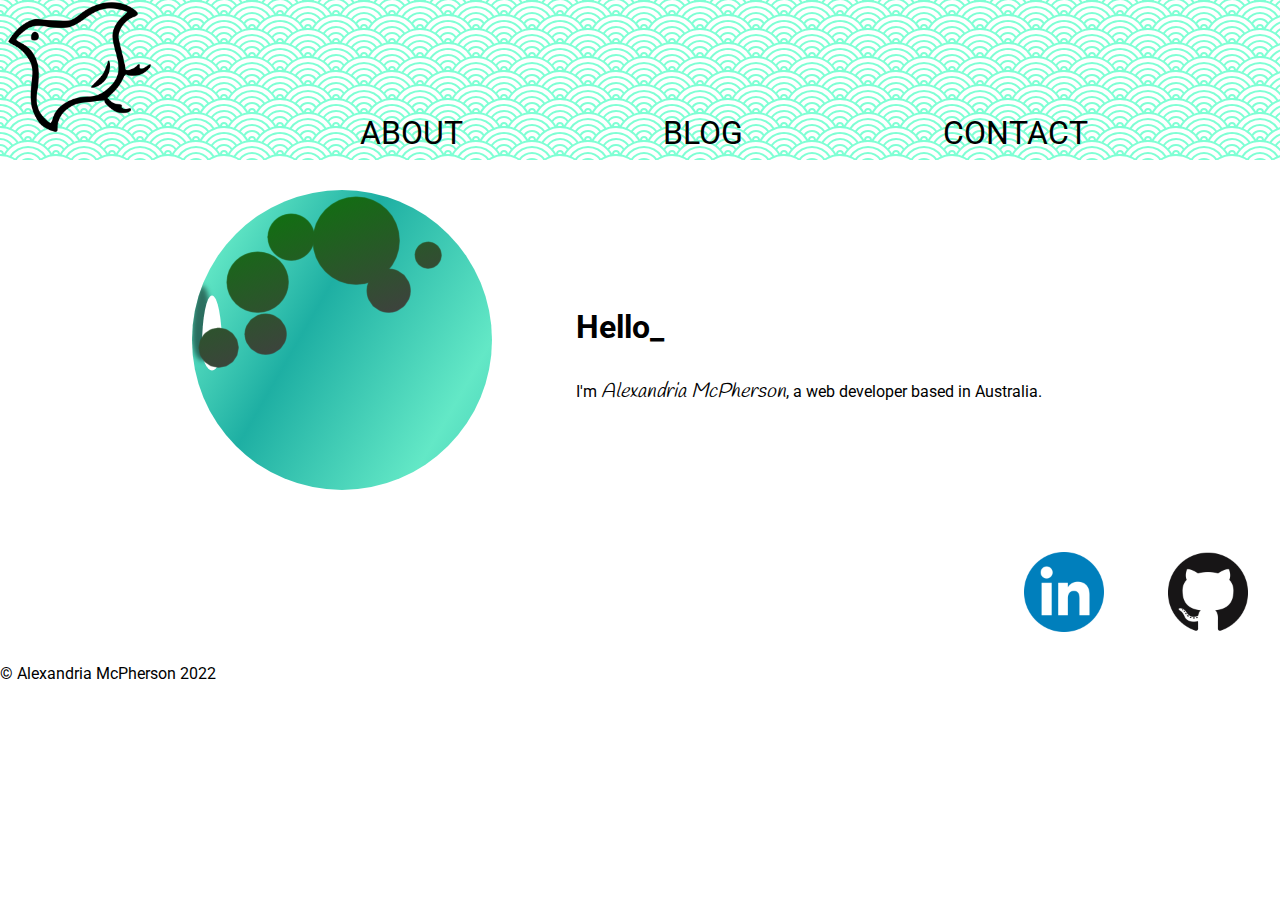
<file: index.html>
<!DOCTYPE html>
<html lang="en">
<head>
    <meta charset="UTF-8">
    <meta http-equiv="X-UA-Compatible" content="IE=edge">
    <meta name="viewport" content="width=device-width, initial-scale=1.0">
    <title>Alexandria McPherson's Portfolio</title>
    <link rel="stylesheet" href="style.css">
</head>
<body>
    <header>
        <nav>
            <ul>
                <li><a href="index.html"><img src="./images/logo.png" id="logo" /></a></li>
                <li><a href="about.html">ABOUT</a></li>
                <li><a href="blog.html">BLOG</a></li>
                <li><a href="contact.html">CONTACT</a></li>
            </ul>
        </nav>
    </header>
    <main id="home-main">
        <div class="entry-container">
            <!-- Graphical component #1 -->
            <div class="circle entry">
                <div class="lily"></div>
                <div class="fish-container">
                    <div class="fish">
                        <div class="fish-spot"></div>
                        <div class="fish-tail"></div>
                    </div>
                </div>
            </div>
        </div>
        <!-- Text Component #1 -->
        <div class="intro-container">
            <h1>Hello<span class="blink">_</span></h1>
            <p>I'm <span class="my-name">Alexandria McPherson</span>, a web developer based in Australia.</p>
        </div>
    </main>
    <footer>
        <!-- Graphical Component #2 -->
        <div class="social-container">
            <div class="circle social">
                <a href="https://www.linkedin.com/in/alexandria-mcpherson-29317888/">
                    <img src="./images/linkedin-logo.png" alt="LinkedIn logo">
                </a>
            </div>
            <div class="circle social">
                <a href="https://github.com/radiantbutterfly">
                    <img src="./images/github-logo.png" alt="GitHub logo">
                </a>
            </div>
        </div>
        <div class="copyright">
            &copy; Alexandria McPherson 2022
        </div>
    </footer>
</body>
</html>
</file>
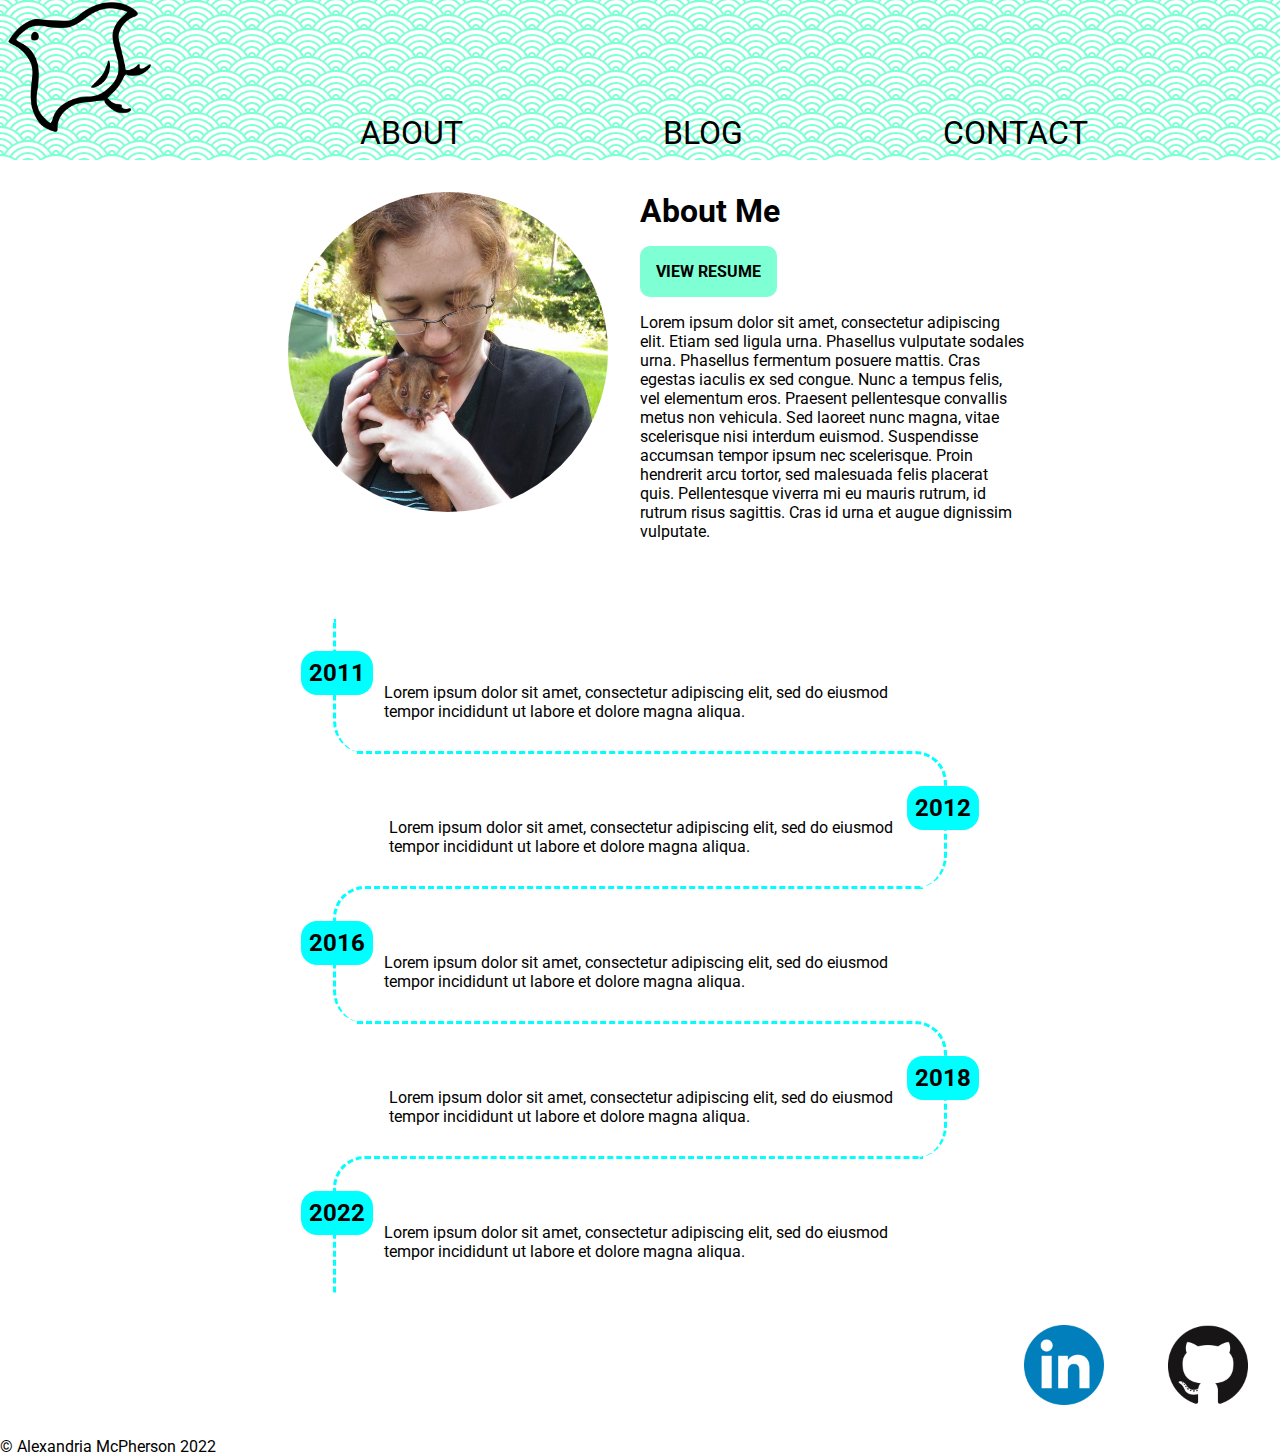
<file: about.html>
<!DOCTYPE html>
<html lang="en">
<head>
    <meta charset="UTF-8">
    <meta http-equiv="X-UA-Compatible" content="IE=edge">
    <meta name="viewport" content="width=device-width, initial-scale=1.0">
    <title>About Me</title>
    <link rel="stylesheet" href="style.css">
</head>
<body>
    <header>
        <nav>
            <ul>
                <li><a href="index.html"><img src="./images/logo.png" id="logo" /></a></li>
                <li><a href="about.html">ABOUT</a></li>
                <li><a href="blog.html">BLOG</a></li>
                <li><a href="contact.html">CONTACT</a></li>
            </ul>
        </nav>
    </header>
    <main id="about-main">
        <div class="about-container">
            <!-- Graphical Component #3 -->
            <div class="circle about-img">
                <img src="./images/me.jpg" alt="Photo of me">
            </div>
            <!-- Text Component #2 -->
            <h1>About Me</h1>
            <div class="button"><a href="./resume/resume.pdf">VIEW RESUME</a></div>
            <p>Lorem ipsum dolor sit amet, consectetur adipiscing elit. Etiam sed ligula urna. Phasellus vulputate sodales urna. Phasellus fermentum posuere mattis. Cras egestas iaculis ex sed congue. Nunc a tempus felis, vel elementum eros. Praesent pellentesque convallis metus non vehicula. Sed laoreet nunc magna, vitae scelerisque nisi interdum euismod. Suspendisse accumsan tempor ipsum nec scelerisque. Proin hendrerit arcu tortor, sed malesuada felis placerat quis. Pellentesque viverra mi eu mauris rutrum, id rutrum risus sagittis. Cras id urna et augue dignissim vulputate.</p>
            <!-- Graphical Component #4 -->
            <div class="timeline">
                <div class="timeline-event">
                    <h2 class="timeline-date">2011</h2>
                    <p class="timeline-text">Lorem ipsum dolor sit amet, consectetur adipiscing elit, sed do eiusmod tempor incididunt ut labore et dolore magna aliqua.</p>
                </div>
                <div class="timeline-event">
                    <h2 class="timeline-date">2012</h2>
                    <p class="timeline-text">Lorem ipsum dolor sit amet, consectetur adipiscing elit, sed do eiusmod tempor incididunt ut labore et dolore magna aliqua.</p>
                </div>
                <div class="timeline-event">
                    <h2 class="timeline-date">2016</h2>
                    <p class="timeline-text">Lorem ipsum dolor sit amet, consectetur adipiscing elit, sed do eiusmod tempor incididunt ut labore et dolore magna aliqua.</p>
                </div>
                <div class="timeline-event">
                    <h2 class="timeline-date">2018</h2>
                    <p class="timeline-text">Lorem ipsum dolor sit amet, consectetur adipiscing elit, sed do eiusmod tempor incididunt ut labore et dolore magna aliqua.</p>
                </div>
                <div class="timeline-event">
                    <h2 class="timeline-date">2022</h2>
                    <p class="timeline-text">Lorem ipsum dolor sit amet, consectetur adipiscing elit, sed do eiusmod tempor incididunt ut labore et dolore magna aliqua.</p>
                </div>
            </div>
        </div>
    </main>
    <footer>
        <div class="social-container">
            <div class="circle social">
                <a href="https://www.linkedin.com/in/alexandria-mcpherson-29317888/">
                    <img src="./images/linkedin-logo.png" alt="LinkedIn logo">
                </a>
            </div>
            <div class="circle social">
                <a href="https://github.com/radiantbutterfly">
                    <img src="./images/github-logo.png" alt="GitHub logo">
                </a>
            </div>
        </div>
        <div class="copyright">
            &copy; Alexandria McPherson 2022
        </div>
    </footer>
</body>
</html>
</file>
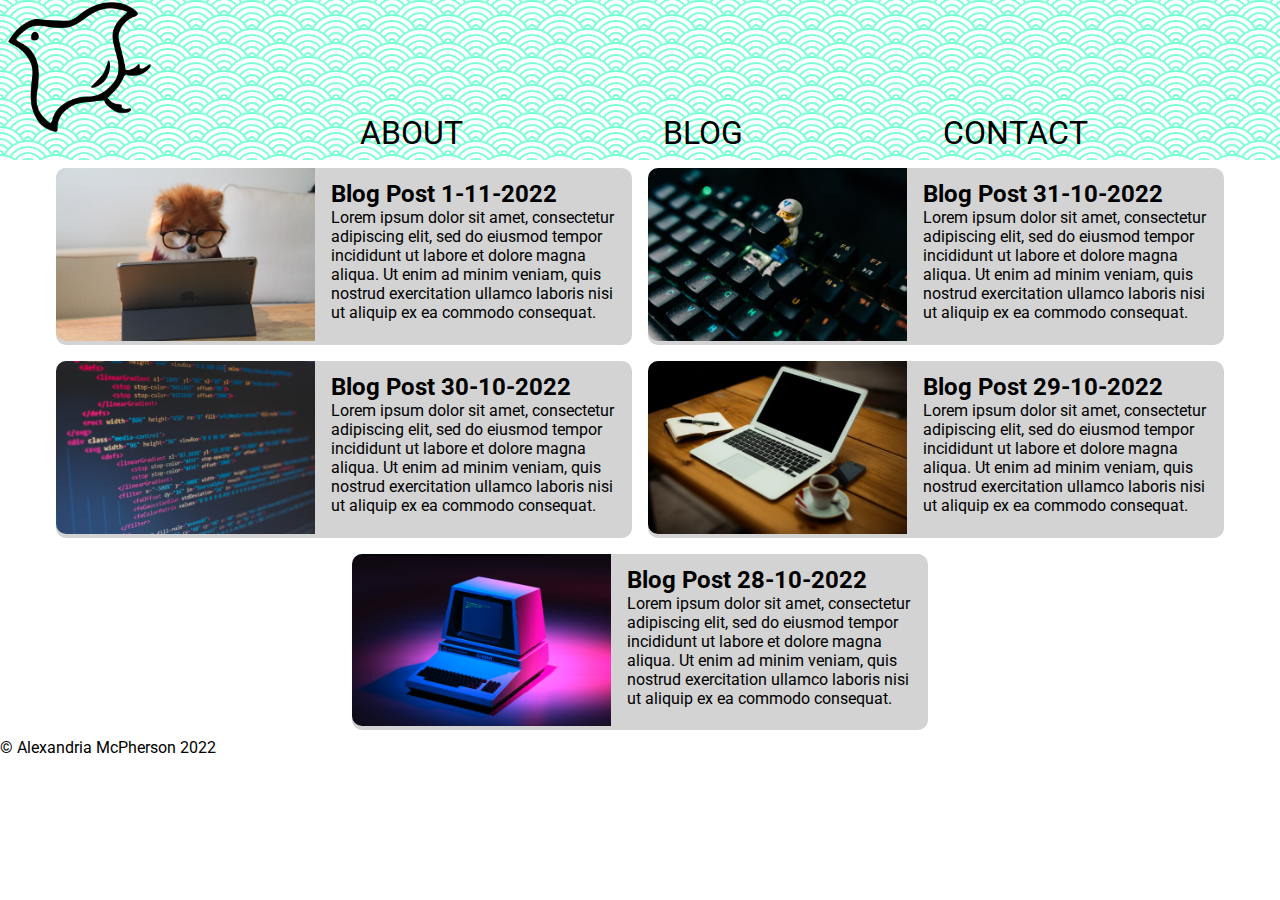
<file: blog.html>
<!DOCTYPE html>
<html lang="en">
<head>
    <meta charset="UTF-8">
    <meta http-equiv="X-UA-Compatible" content="IE=edge">
    <meta name="viewport" content="width=device-width, initial-scale=1.0">
    <title>Blog</title>
    <link rel="stylesheet" href="style.css">
</head>
<body>
    <header>
        <nav>
            <ul>
                <li><a href="index.html"><img src="./images/logo.png" id="logo" /></a></li>
                <li><a href="about.html">ABOUT</a></li>
                <li><a href="blog.html">BLOG</a></li>
                <li><a href="contact.html">CONTACT</a></li>
            </ul>
        </nav>
    </header>
    <main id="blog-main">
        <div class="blog-prev">
            <a href="./blog/blog5.html" class="blog-link"></a>
            <div class="blog-img-container">
                <img src="./blog/blog-images/dog.jpg" alt="Dog with laptop">
            </div>
            <!-- Text Component #3 -->
            <div class="blog-text-container">
                <h2><a href="./blog/blog5.html">Blog Post 1-11-2022</a></h2>
                <p>Lorem ipsum dolor sit amet, consectetur adipiscing elit, sed do eiusmod tempor incididunt ut labore et dolore magna aliqua. Ut enim ad minim veniam, quis nostrud exercitation ullamco laboris nisi ut aliquip ex ea commodo consequat.</p>
            </div>
        </div>
        <div class="blog-prev">
            <a href="./blog/blog4.html" class="blog-link"></a>
            <div class="blog-img-container">
                <img src="./blog/blog-images/lego.jpg" alt="Lego figure on computer keyboard">
            </div>
            <div class="blog-text-container">
                <h2><a href="./blog/blog4.html">Blog Post 31-10-2022</a></h2>
                <p>Lorem ipsum dolor sit amet, consectetur adipiscing elit, sed do eiusmod tempor incididunt ut labore et dolore magna aliqua. Ut enim ad minim veniam, quis nostrud exercitation ullamco laboris nisi ut aliquip ex ea commodo consequat.</p>
            </div>
        </div>        
        <div class="blog-prev">
            <a href="./blog/blog3.html" class="blog-link"></a>
            <div class="blog-img-container">
                <img src="./blog/blog-images/code.jpg" alt="Screen showing code">
            </div>
            <div class="blog-text-container">
                <h2><a href="./blog/blog3.html">Blog Post 30-10-2022</a></h2>
                <p>Lorem ipsum dolor sit amet, consectetur adipiscing elit, sed do eiusmod tempor incididunt ut labore et dolore magna aliqua. Ut enim ad minim veniam, quis nostrud exercitation ullamco laboris nisi ut aliquip ex ea commodo consequat.</p>
            </div>
        </div>       
         <div class="blog-prev">
            <a href="./blog/blog2.html" class="blog-link"></a>
            <div class="blog-img-container">
                <img src="./blog/blog-images/coffee.jpg" alt="Desk with laptop and coffee">
            </div>
            <div class="blog-text-container">
                <h2><a href="./blog/blog2.html">Blog Post 29-10-2022</a></h2>
                <p>Lorem ipsum dolor sit amet, consectetur adipiscing elit, sed do eiusmod tempor incididunt ut labore et dolore magna aliqua. Ut enim ad minim veniam, quis nostrud exercitation ullamco laboris nisi ut aliquip ex ea commodo consequat.</p>
            </div>
        </div>        
        <div class="blog-prev">
            <a href="./blog/blog1.html" class="blog-link"></a>
            <div class="blog-img-container">
                <img src="./blog/blog-images/computer.jpg" alt="Old-school computer">
            </div>
            <div class="blog-text-container">
                <h2><a href="./blog/blog1.html">Blog Post 28-10-2022</a></h2>
                <p>Lorem ipsum dolor sit amet, consectetur adipiscing elit, sed do eiusmod tempor incididunt ut labore et dolore magna aliqua. Ut enim ad minim veniam, quis nostrud exercitation ullamco laboris nisi ut aliquip ex ea commodo consequat.</p>
            </div>
        </div>
    </main>
    <footer>
        &copy; Alexandria McPherson 2022
    </footer>
</body>
</html>
</file>
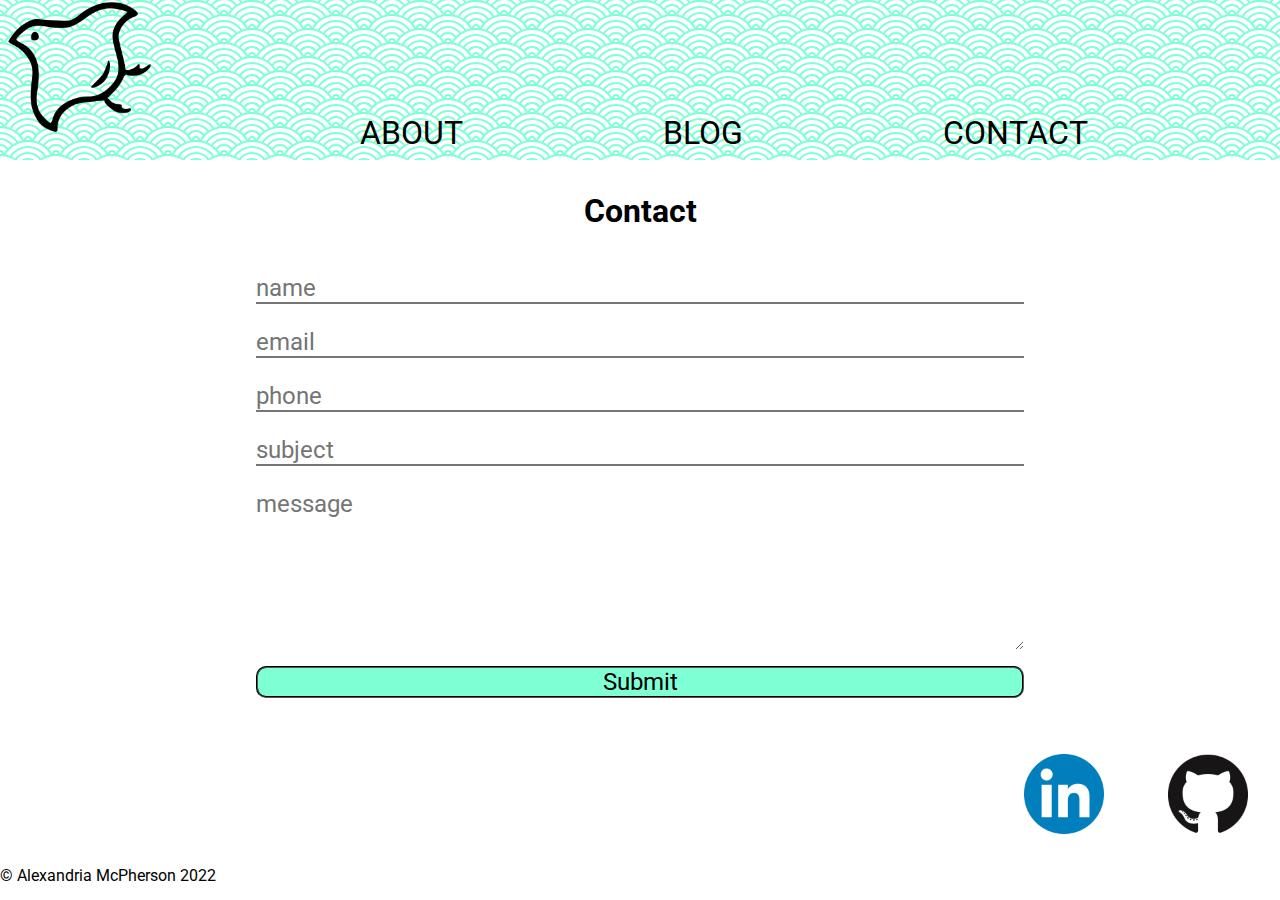
<file: contact.html>
<!DOCTYPE html>
<html lang="en">
<head>
    <meta charset="UTF-8">
    <meta http-equiv="X-UA-Compatible" content="IE=edge">
    <meta name="viewport" content="width=device-width, initial-scale=1.0">
    <title>Contact</title>
    <link rel="stylesheet" href="style.css">
</head>
<body>
    <header>
        <nav>
            <ul>
                <li><a href="index.html"><img src="./images/logo.png" id="logo" /></a></li>
                <li><a href="about.html">ABOUT</a></li>
                <li><a href="blog.html">BLOG</a></li>
                <li><a href="contact.html">CONTACT</a></li>
            </ul>
        </nav>
    </header>
    <main id="contact-main">
        <!-- Text Component #4 -->
        <h1>Contact</h1>
        <form action="/">
            <label for="name">Name: </label>
            <input type="text" name="name" id="name" placeholder="name">
            <label for="email">Email: </label>
            <input type="email" name="email" id="email" placeholder="email">
            <label for="phone">Phone: </label>
            <input type="tel" name="phone" id="phone" placeholder="phone">
            <label for="subject">Subject: </label>
            <input type="text" name="subject" id="subject" placeholder="subject">
            <label for="message">Message: </label>
            <textarea name="message" id="message" placeholder="message" cols="115" rows="10"></textarea>
            <input type="submit" value="Submit" id="submit">  
        </form>
    </main>
    <footer>
        <div class="social-container">
            <div class="circle social">
                <a href="https://www.linkedin.com/in/alexandria-mcpherson-29317888/">
                    <img src="./images/linkedin-logo.png" alt="LinkedIn logo">
                </a>
            </div>
            <div class="circle social">
                <a href="https://github.com/radiantbutterfly">
                    <img src="./images/github-logo.png" alt="GitHub logo">
                </a>
            </div>
        </div>
        <div class="copyright">
            &copy; Alexandria McPherson 2022
        </div>
    </footer>
</body>
</html>
</file>
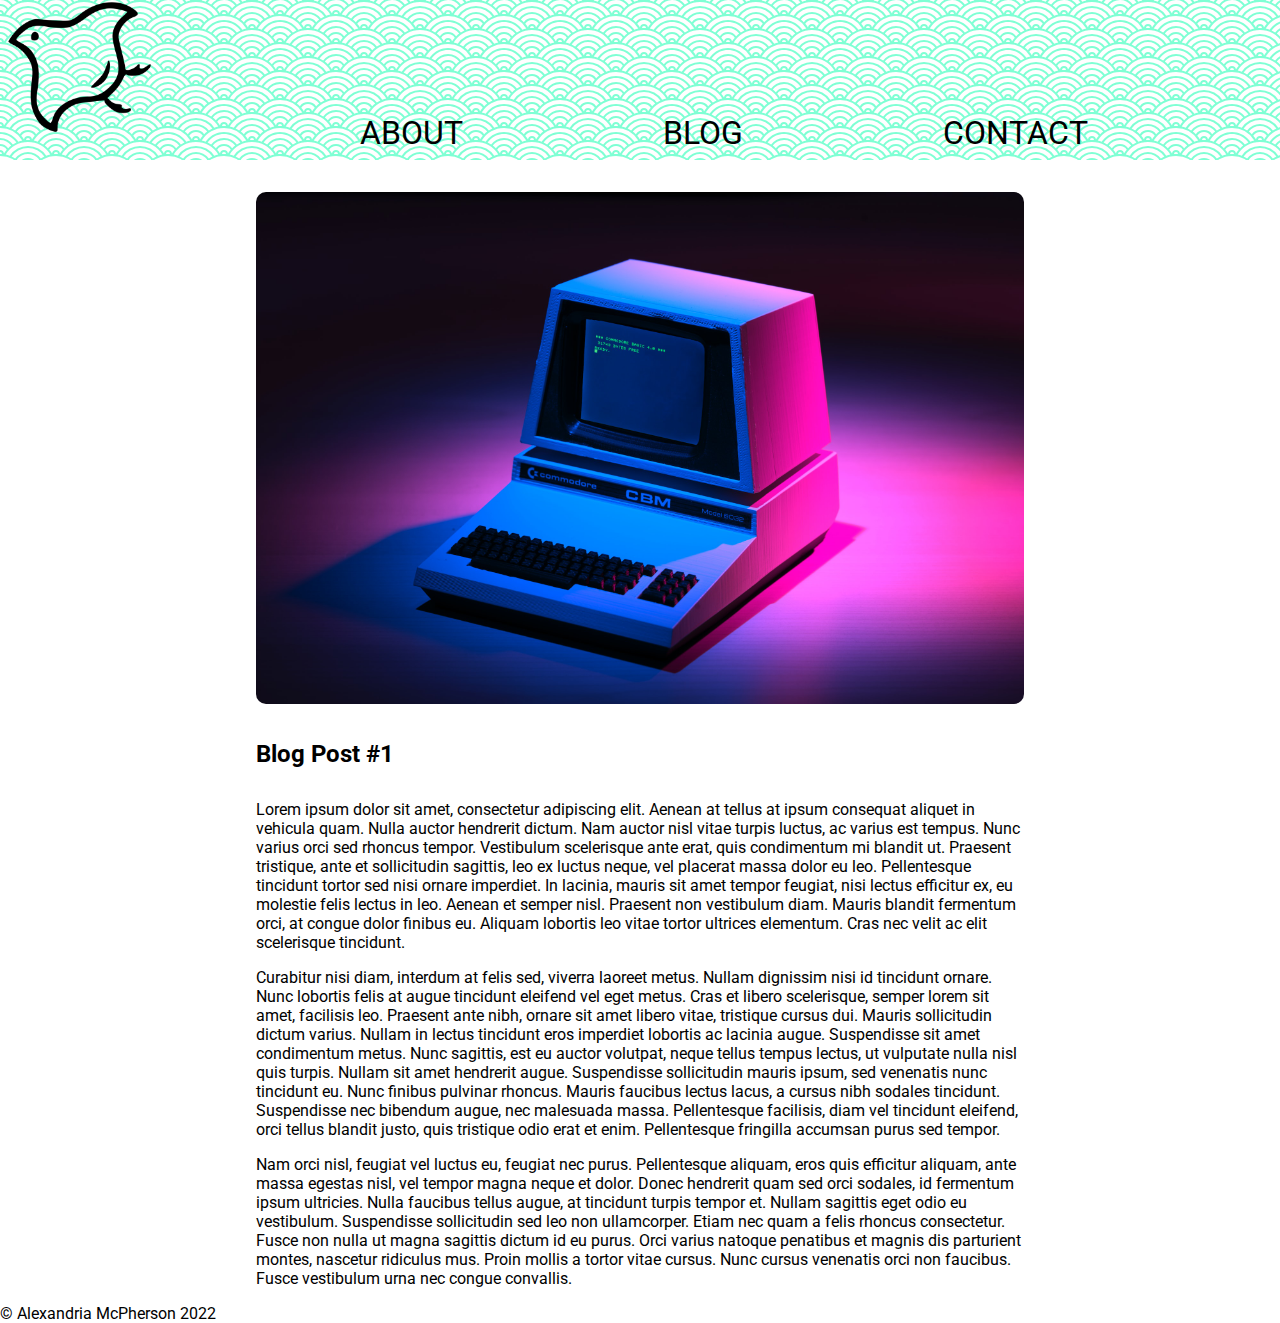
<file: blog/blog1.html>
<!DOCTYPE html>
<html lang="en">
<head>
    <meta charset="UTF-8">
    <meta http-equiv="X-UA-Compatible" content="IE=edge">
    <meta name="viewport" content="width=device-width, initial-scale=1.0">
    <title>Alexandria McPherson's Portfolio</title>
    <link rel="stylesheet" href="../style.css">
</head>
<body>
    <header>
        <nav>
            <ul>
                <li><a href="../index.html"><img src="../images/logo.png" id="logo" /></a></li>
                <li><a href="../about.html">ABOUT</a></li>
                <li><a href="../blog.html">BLOG</a></li>
                <li><a href="../contact.html">CONTACT</a></li>
            </ul>
        </nav>
    </header>
    <main id="blog-entry-main">
        <article class="blog-post">
            <img src="./blog-images/computer.jpg" alt="Old-school computer" class="blog-image">
            <h2>Blog Post #1</h2>
            <p>Lorem ipsum dolor sit amet, consectetur adipiscing elit. Aenean at tellus at ipsum consequat aliquet in vehicula quam. Nulla auctor hendrerit dictum. Nam auctor nisl vitae turpis luctus, ac varius est tempus. Nunc varius orci sed rhoncus tempor. Vestibulum scelerisque ante erat, quis condimentum mi blandit ut. Praesent tristique, ante et sollicitudin sagittis, leo ex luctus neque, vel placerat massa dolor eu leo. Pellentesque tincidunt tortor sed nisi ornare imperdiet. In lacinia, mauris sit amet tempor feugiat, nisi lectus efficitur ex, eu molestie felis lectus in leo. Aenean et semper nisl. Praesent non vestibulum diam. Mauris blandit fermentum orci, at congue dolor finibus eu. Aliquam lobortis leo vitae tortor ultrices elementum. Cras nec velit ac elit scelerisque tincidunt.</p>
            <p>Curabitur nisi diam, interdum at felis sed, viverra laoreet metus. Nullam dignissim nisi id tincidunt ornare. Nunc lobortis felis at augue tincidunt eleifend vel eget metus. Cras et libero scelerisque, semper lorem sit amet, facilisis leo. Praesent ante nibh, ornare sit amet libero vitae, tristique cursus dui. Mauris sollicitudin dictum varius. Nullam in lectus tincidunt eros imperdiet lobortis ac lacinia augue. Suspendisse sit amet condimentum metus. Nunc sagittis, est eu auctor volutpat, neque tellus tempus lectus, ut vulputate nulla nisl quis turpis. Nullam sit amet hendrerit augue. Suspendisse sollicitudin mauris ipsum, sed venenatis nunc tincidunt eu. Nunc finibus pulvinar rhoncus. Mauris faucibus lectus lacus, a cursus nibh sodales tincidunt. Suspendisse nec bibendum augue, nec malesuada massa. Pellentesque facilisis, diam vel tincidunt eleifend, orci tellus blandit justo, quis tristique odio erat et enim. Pellentesque fringilla accumsan purus sed tempor.</p>
            <p>Nam orci nisl, feugiat vel luctus eu, feugiat nec purus. Pellentesque aliquam, eros quis efficitur aliquam, ante massa egestas nisl, vel tempor magna neque et dolor. Donec hendrerit quam sed orci sodales, id fermentum ipsum ultricies. Nulla faucibus tellus augue, at tincidunt turpis tempor et. Nullam sagittis eget odio eu vestibulum. Suspendisse sollicitudin sed leo non ullamcorper. Etiam nec quam a felis rhoncus consectetur. Fusce non nulla ut magna sagittis dictum id eu purus. Orci varius natoque penatibus et magnis dis parturient montes, nascetur ridiculus mus. Proin mollis a tortor vitae cursus. Nunc cursus venenatis orci non faucibus. Fusce vestibulum urna nec congue convallis.</p>
        </article>
    </main>
    <footer>
        &copy; Alexandria McPherson 2022
    </footer>
</body>
</html>
</file>
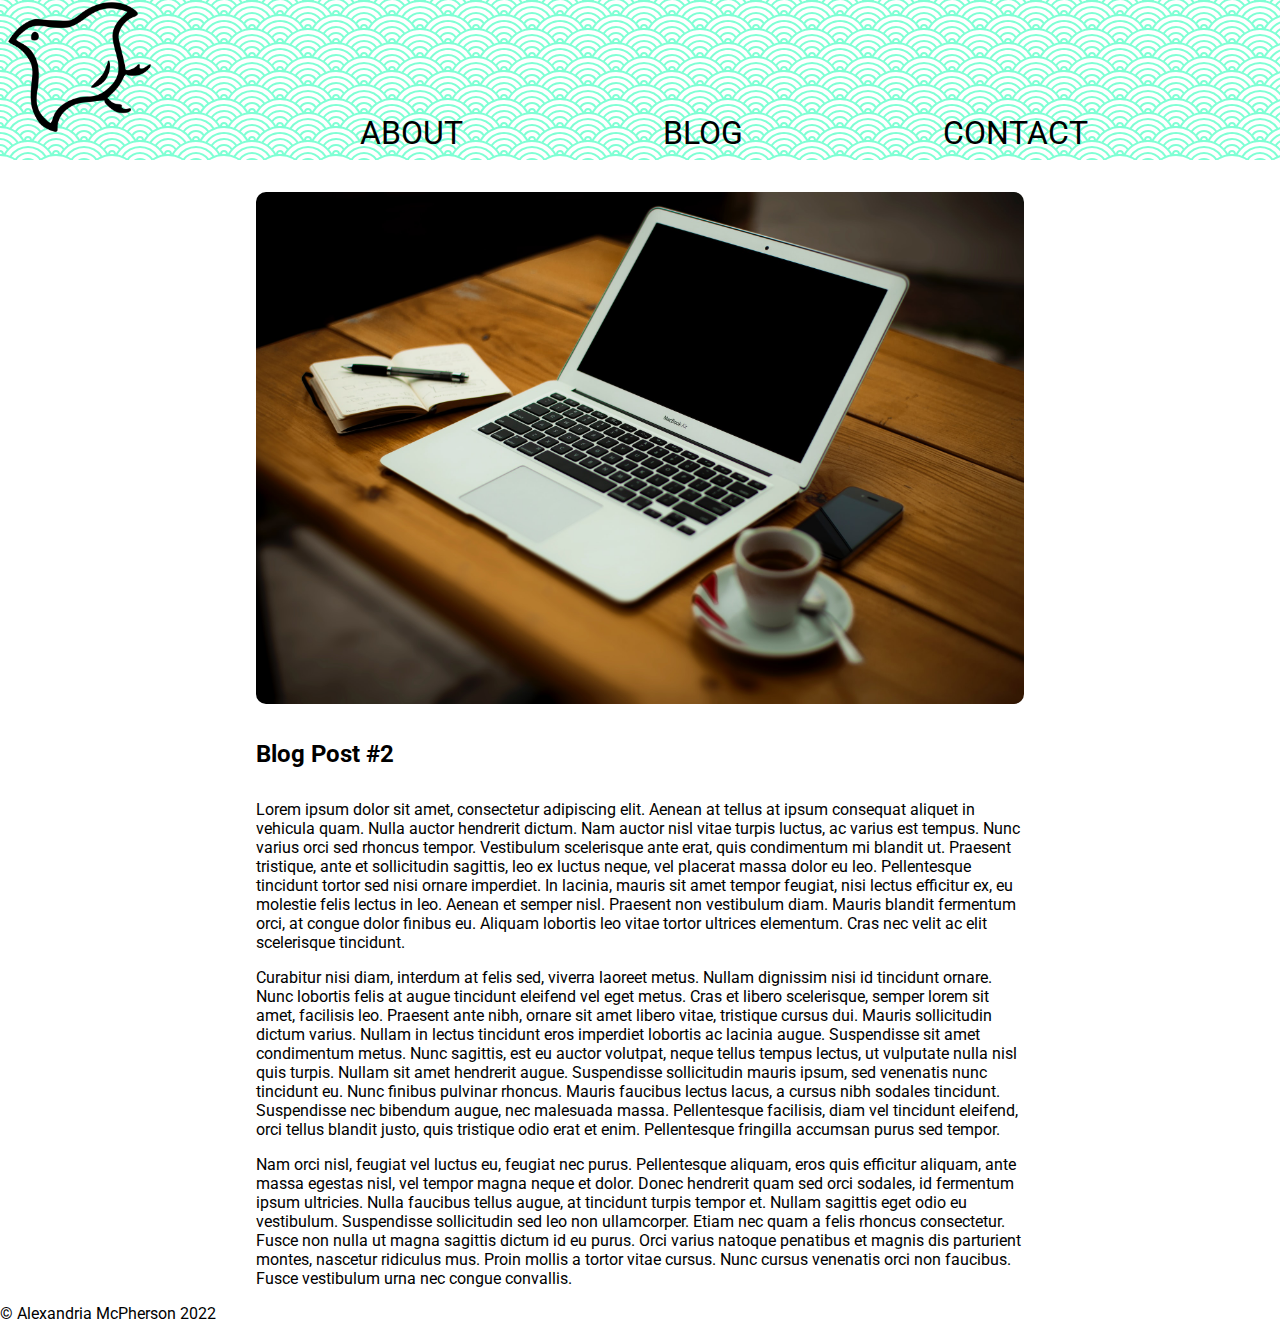
<file: blog/blog2.html>
<!DOCTYPE html>
<html lang="en">
<head>
    <meta charset="UTF-8">
    <meta http-equiv="X-UA-Compatible" content="IE=edge">
    <meta name="viewport" content="width=device-width, initial-scale=1.0">
    <title>Alexandria McPherson's Portfolio</title>
    <link rel="stylesheet" href="../style.css">
</head>
<body>
    <header>
        <nav>
            <ul>
                <li><a href="../index.html"><img src="../images/logo.png" id="logo" /></a></li>
                <li><a href="../about.html">ABOUT</a></li>
                <li><a href="../blog.html">BLOG</a></li>
                <li><a href="../contact.html">CONTACT</a></li>
            </ul>
        </nav>
    </header>
    <main id="blog-entry-main">
        <article class="blog-post">
            <img src="./blog-images/coffee.jpg" alt="Desk with laptop and coffee" class="blog-image">
            <h2>Blog Post #2</h2>
            <p>Lorem ipsum dolor sit amet, consectetur adipiscing elit. Aenean at tellus at ipsum consequat aliquet in vehicula quam. Nulla auctor hendrerit dictum. Nam auctor nisl vitae turpis luctus, ac varius est tempus. Nunc varius orci sed rhoncus tempor. Vestibulum scelerisque ante erat, quis condimentum mi blandit ut. Praesent tristique, ante et sollicitudin sagittis, leo ex luctus neque, vel placerat massa dolor eu leo. Pellentesque tincidunt tortor sed nisi ornare imperdiet. In lacinia, mauris sit amet tempor feugiat, nisi lectus efficitur ex, eu molestie felis lectus in leo. Aenean et semper nisl. Praesent non vestibulum diam. Mauris blandit fermentum orci, at congue dolor finibus eu. Aliquam lobortis leo vitae tortor ultrices elementum. Cras nec velit ac elit scelerisque tincidunt.</p>
            <p>Curabitur nisi diam, interdum at felis sed, viverra laoreet metus. Nullam dignissim nisi id tincidunt ornare. Nunc lobortis felis at augue tincidunt eleifend vel eget metus. Cras et libero scelerisque, semper lorem sit amet, facilisis leo. Praesent ante nibh, ornare sit amet libero vitae, tristique cursus dui. Mauris sollicitudin dictum varius. Nullam in lectus tincidunt eros imperdiet lobortis ac lacinia augue. Suspendisse sit amet condimentum metus. Nunc sagittis, est eu auctor volutpat, neque tellus tempus lectus, ut vulputate nulla nisl quis turpis. Nullam sit amet hendrerit augue. Suspendisse sollicitudin mauris ipsum, sed venenatis nunc tincidunt eu. Nunc finibus pulvinar rhoncus. Mauris faucibus lectus lacus, a cursus nibh sodales tincidunt. Suspendisse nec bibendum augue, nec malesuada massa. Pellentesque facilisis, diam vel tincidunt eleifend, orci tellus blandit justo, quis tristique odio erat et enim. Pellentesque fringilla accumsan purus sed tempor.</p>
            <p>Nam orci nisl, feugiat vel luctus eu, feugiat nec purus. Pellentesque aliquam, eros quis efficitur aliquam, ante massa egestas nisl, vel tempor magna neque et dolor. Donec hendrerit quam sed orci sodales, id fermentum ipsum ultricies. Nulla faucibus tellus augue, at tincidunt turpis tempor et. Nullam sagittis eget odio eu vestibulum. Suspendisse sollicitudin sed leo non ullamcorper. Etiam nec quam a felis rhoncus consectetur. Fusce non nulla ut magna sagittis dictum id eu purus. Orci varius natoque penatibus et magnis dis parturient montes, nascetur ridiculus mus. Proin mollis a tortor vitae cursus. Nunc cursus venenatis orci non faucibus. Fusce vestibulum urna nec congue convallis.</p>
        </article>
    </main>
    <footer>
        &copy; Alexandria McPherson 2022
    </footer>
</body>
</html>
</file>
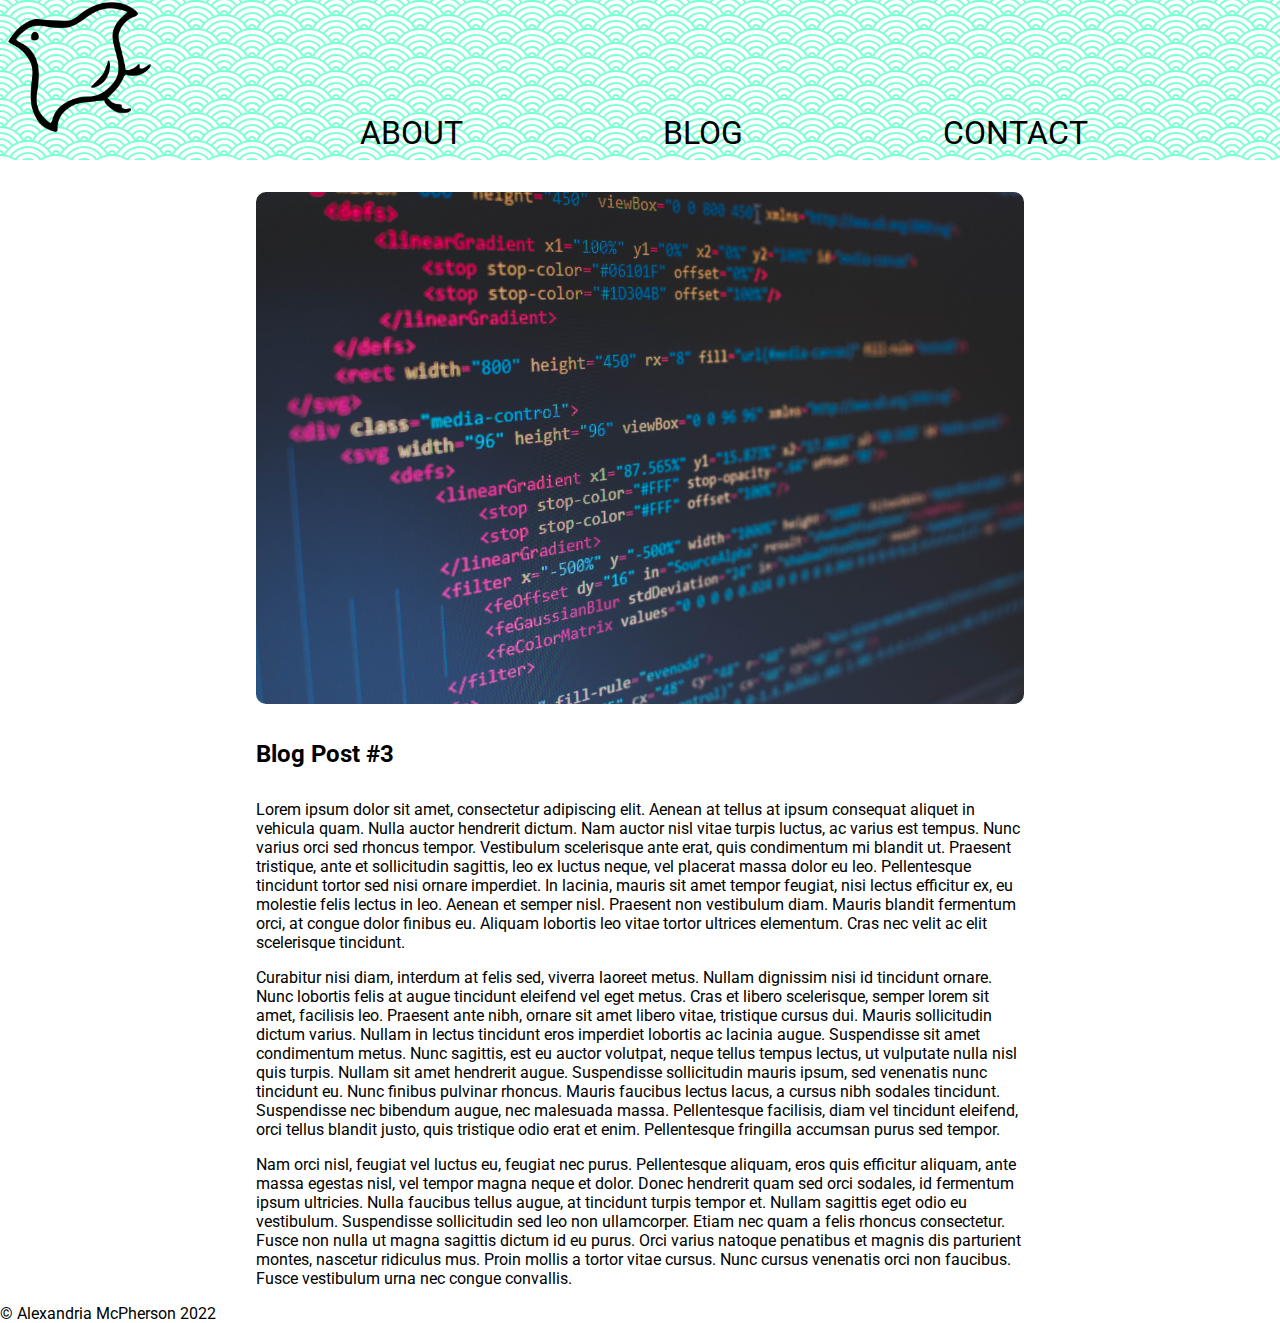
<file: blog/blog3.html>
<!DOCTYPE html>
<html lang="en">
<head>
    <meta charset="UTF-8">
    <meta http-equiv="X-UA-Compatible" content="IE=edge">
    <meta name="viewport" content="width=device-width, initial-scale=1.0">
    <title>Alexandria McPherson's Portfolio</title>
    <link rel="stylesheet" href="../style.css">
</head>
<body>
    <header>
        <nav>
            <ul>
                <li><a href="../index.html"><img src="../images/logo.png" id="logo" /></a></li>
                <li><a href="../about.html">ABOUT</a></li>
                <li><a href="../blog.html">BLOG</a></li>
                <li><a href="../contact.html">CONTACT</a></li>
            </ul>
        </nav>
    </header>
    <main id="blog-entry-main">
        <article class="blog-post">
            <img src="./blog-images/code.jpg" alt="Screen showing code" class="blog-image">
            <h2>Blog Post #3</h2>
            <p>Lorem ipsum dolor sit amet, consectetur adipiscing elit. Aenean at tellus at ipsum consequat aliquet in vehicula quam. Nulla auctor hendrerit dictum. Nam auctor nisl vitae turpis luctus, ac varius est tempus. Nunc varius orci sed rhoncus tempor. Vestibulum scelerisque ante erat, quis condimentum mi blandit ut. Praesent tristique, ante et sollicitudin sagittis, leo ex luctus neque, vel placerat massa dolor eu leo. Pellentesque tincidunt tortor sed nisi ornare imperdiet. In lacinia, mauris sit amet tempor feugiat, nisi lectus efficitur ex, eu molestie felis lectus in leo. Aenean et semper nisl. Praesent non vestibulum diam. Mauris blandit fermentum orci, at congue dolor finibus eu. Aliquam lobortis leo vitae tortor ultrices elementum. Cras nec velit ac elit scelerisque tincidunt.</p>
            <p>Curabitur nisi diam, interdum at felis sed, viverra laoreet metus. Nullam dignissim nisi id tincidunt ornare. Nunc lobortis felis at augue tincidunt eleifend vel eget metus. Cras et libero scelerisque, semper lorem sit amet, facilisis leo. Praesent ante nibh, ornare sit amet libero vitae, tristique cursus dui. Mauris sollicitudin dictum varius. Nullam in lectus tincidunt eros imperdiet lobortis ac lacinia augue. Suspendisse sit amet condimentum metus. Nunc sagittis, est eu auctor volutpat, neque tellus tempus lectus, ut vulputate nulla nisl quis turpis. Nullam sit amet hendrerit augue. Suspendisse sollicitudin mauris ipsum, sed venenatis nunc tincidunt eu. Nunc finibus pulvinar rhoncus. Mauris faucibus lectus lacus, a cursus nibh sodales tincidunt. Suspendisse nec bibendum augue, nec malesuada massa. Pellentesque facilisis, diam vel tincidunt eleifend, orci tellus blandit justo, quis tristique odio erat et enim. Pellentesque fringilla accumsan purus sed tempor.</p>
            <p>Nam orci nisl, feugiat vel luctus eu, feugiat nec purus. Pellentesque aliquam, eros quis efficitur aliquam, ante massa egestas nisl, vel tempor magna neque et dolor. Donec hendrerit quam sed orci sodales, id fermentum ipsum ultricies. Nulla faucibus tellus augue, at tincidunt turpis tempor et. Nullam sagittis eget odio eu vestibulum. Suspendisse sollicitudin sed leo non ullamcorper. Etiam nec quam a felis rhoncus consectetur. Fusce non nulla ut magna sagittis dictum id eu purus. Orci varius natoque penatibus et magnis dis parturient montes, nascetur ridiculus mus. Proin mollis a tortor vitae cursus. Nunc cursus venenatis orci non faucibus. Fusce vestibulum urna nec congue convallis.</p>
        </article>
    </main>
    <footer>
        &copy; Alexandria McPherson 2022
    </footer>
</body>
</html>
</file>
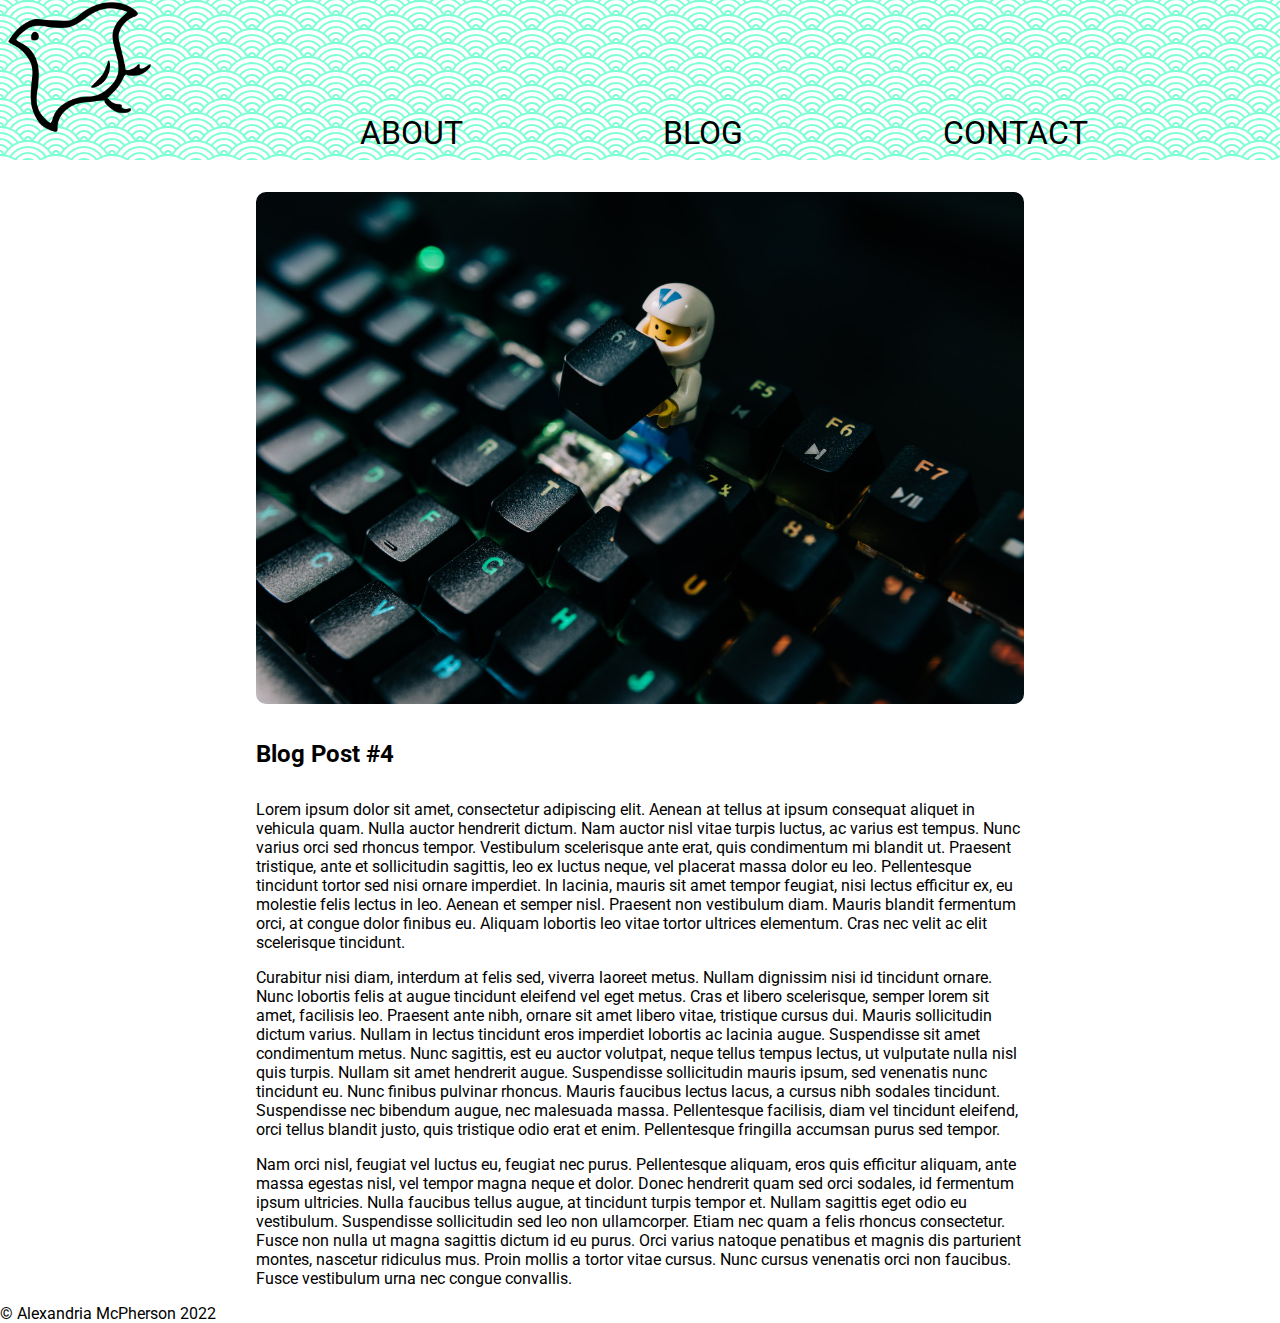
<file: blog/blog4.html>
<!DOCTYPE html>
<html lang="en">
<head>
    <meta charset="UTF-8">
    <meta http-equiv="X-UA-Compatible" content="IE=edge">
    <meta name="viewport" content="width=device-width, initial-scale=1.0">
    <title>Alexandria McPherson's Portfolio</title>
    <link rel="stylesheet" href="../style.css">
</head>
<body>
    <header>
        <nav>
            <ul>
                <li><a href="../index.html"><img src="../images/logo.png" id="logo" /></a></li>
                <li><a href="../about.html">ABOUT</a></li>
                <li><a href="../blog.html">BLOG</a></li>
                <li><a href="../contact.html">CONTACT</a></li>
            </ul>
        </nav>
    </header>
    <main id="blog-entry-main">
        <article class="blog-post">
            <img src="./blog-images/lego.jpg" alt="Lego figure on computer keyboard" class="blog-image">
            <h2>Blog Post #4</h2>
            <p>Lorem ipsum dolor sit amet, consectetur adipiscing elit. Aenean at tellus at ipsum consequat aliquet in vehicula quam. Nulla auctor hendrerit dictum. Nam auctor nisl vitae turpis luctus, ac varius est tempus. Nunc varius orci sed rhoncus tempor. Vestibulum scelerisque ante erat, quis condimentum mi blandit ut. Praesent tristique, ante et sollicitudin sagittis, leo ex luctus neque, vel placerat massa dolor eu leo. Pellentesque tincidunt tortor sed nisi ornare imperdiet. In lacinia, mauris sit amet tempor feugiat, nisi lectus efficitur ex, eu molestie felis lectus in leo. Aenean et semper nisl. Praesent non vestibulum diam. Mauris blandit fermentum orci, at congue dolor finibus eu. Aliquam lobortis leo vitae tortor ultrices elementum. Cras nec velit ac elit scelerisque tincidunt.</p>
            <p>Curabitur nisi diam, interdum at felis sed, viverra laoreet metus. Nullam dignissim nisi id tincidunt ornare. Nunc lobortis felis at augue tincidunt eleifend vel eget metus. Cras et libero scelerisque, semper lorem sit amet, facilisis leo. Praesent ante nibh, ornare sit amet libero vitae, tristique cursus dui. Mauris sollicitudin dictum varius. Nullam in lectus tincidunt eros imperdiet lobortis ac lacinia augue. Suspendisse sit amet condimentum metus. Nunc sagittis, est eu auctor volutpat, neque tellus tempus lectus, ut vulputate nulla nisl quis turpis. Nullam sit amet hendrerit augue. Suspendisse sollicitudin mauris ipsum, sed venenatis nunc tincidunt eu. Nunc finibus pulvinar rhoncus. Mauris faucibus lectus lacus, a cursus nibh sodales tincidunt. Suspendisse nec bibendum augue, nec malesuada massa. Pellentesque facilisis, diam vel tincidunt eleifend, orci tellus blandit justo, quis tristique odio erat et enim. Pellentesque fringilla accumsan purus sed tempor.</p>
            <p>Nam orci nisl, feugiat vel luctus eu, feugiat nec purus. Pellentesque aliquam, eros quis efficitur aliquam, ante massa egestas nisl, vel tempor magna neque et dolor. Donec hendrerit quam sed orci sodales, id fermentum ipsum ultricies. Nulla faucibus tellus augue, at tincidunt turpis tempor et. Nullam sagittis eget odio eu vestibulum. Suspendisse sollicitudin sed leo non ullamcorper. Etiam nec quam a felis rhoncus consectetur. Fusce non nulla ut magna sagittis dictum id eu purus. Orci varius natoque penatibus et magnis dis parturient montes, nascetur ridiculus mus. Proin mollis a tortor vitae cursus. Nunc cursus venenatis orci non faucibus. Fusce vestibulum urna nec congue convallis.</p>
        </article>
    </main>
    <footer>
        &copy; Alexandria McPherson 2022
    </footer>
</body>
</html>
</file>
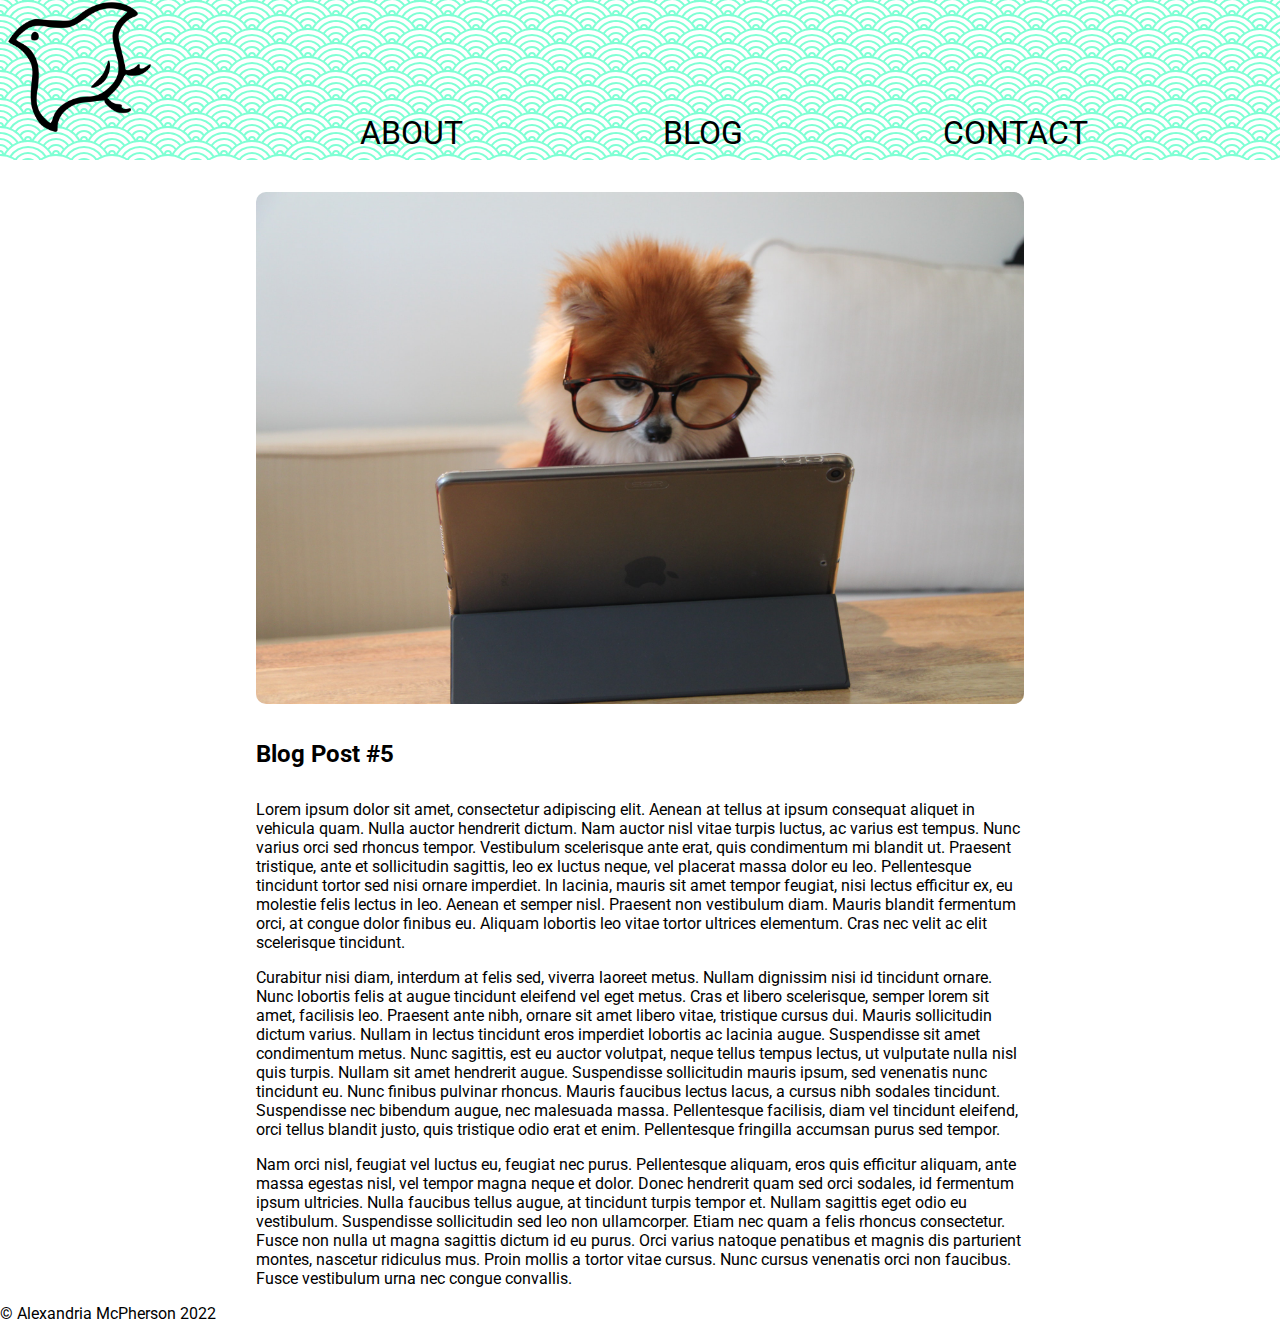
<file: blog/blog5.html>
<!DOCTYPE html>
<html lang="en">
<head>
    <meta charset="UTF-8">
    <meta http-equiv="X-UA-Compatible" content="IE=edge">
    <meta name="viewport" content="width=device-width, initial-scale=1.0">
    <title>Alexandria McPherson's Portfolio</title>
    <link rel="stylesheet" href="../style.css">
</head>
<body>
    <header>
        <nav>
            <ul>
                <li><a href="../index.html"><img src="../images/logo.png" id="logo" /></a></li>
                <li><a href="../about.html">ABOUT</a></li>
                <li><a href="../blog.html">BLOG</a></li>
                <li><a href="../contact.html">CONTACT</a></li>
            </ul>
        </nav>
    </header>
    <main id="blog-entry-main">
        <article class="blog-post">
            <img src="./blog-images/dog.jpg" alt="Dog with laptop" class="blog-image">
            <h2>Blog Post #5</h2>
            <p>Lorem ipsum dolor sit amet, consectetur adipiscing elit. Aenean at tellus at ipsum consequat aliquet in vehicula quam. Nulla auctor hendrerit dictum. Nam auctor nisl vitae turpis luctus, ac varius est tempus. Nunc varius orci sed rhoncus tempor. Vestibulum scelerisque ante erat, quis condimentum mi blandit ut. Praesent tristique, ante et sollicitudin sagittis, leo ex luctus neque, vel placerat massa dolor eu leo. Pellentesque tincidunt tortor sed nisi ornare imperdiet. In lacinia, mauris sit amet tempor feugiat, nisi lectus efficitur ex, eu molestie felis lectus in leo. Aenean et semper nisl. Praesent non vestibulum diam. Mauris blandit fermentum orci, at congue dolor finibus eu. Aliquam lobortis leo vitae tortor ultrices elementum. Cras nec velit ac elit scelerisque tincidunt.</p>
            <p>Curabitur nisi diam, interdum at felis sed, viverra laoreet metus. Nullam dignissim nisi id tincidunt ornare. Nunc lobortis felis at augue tincidunt eleifend vel eget metus. Cras et libero scelerisque, semper lorem sit amet, facilisis leo. Praesent ante nibh, ornare sit amet libero vitae, tristique cursus dui. Mauris sollicitudin dictum varius. Nullam in lectus tincidunt eros imperdiet lobortis ac lacinia augue. Suspendisse sit amet condimentum metus. Nunc sagittis, est eu auctor volutpat, neque tellus tempus lectus, ut vulputate nulla nisl quis turpis. Nullam sit amet hendrerit augue. Suspendisse sollicitudin mauris ipsum, sed venenatis nunc tincidunt eu. Nunc finibus pulvinar rhoncus. Mauris faucibus lectus lacus, a cursus nibh sodales tincidunt. Suspendisse nec bibendum augue, nec malesuada massa. Pellentesque facilisis, diam vel tincidunt eleifend, orci tellus blandit justo, quis tristique odio erat et enim. Pellentesque fringilla accumsan purus sed tempor.</p>
            <p>Nam orci nisl, feugiat vel luctus eu, feugiat nec purus. Pellentesque aliquam, eros quis efficitur aliquam, ante massa egestas nisl, vel tempor magna neque et dolor. Donec hendrerit quam sed orci sodales, id fermentum ipsum ultricies. Nulla faucibus tellus augue, at tincidunt turpis tempor et. Nullam sagittis eget odio eu vestibulum. Suspendisse sollicitudin sed leo non ullamcorper. Etiam nec quam a felis rhoncus consectetur. Fusce non nulla ut magna sagittis dictum id eu purus. Orci varius natoque penatibus et magnis dis parturient montes, nascetur ridiculus mus. Proin mollis a tortor vitae cursus. Nunc cursus venenatis orci non faucibus. Fusce vestibulum urna nec congue convallis.</p>
        </article>
    </main>
    <footer>
        &copy; Alexandria McPherson 2022
    </footer>
</body>
</html>
</file>
<file: style.css>
@import url('https://fonts.googleapis.com/css?family=Roboto');
@import url('https://fonts.googleapis.com/css?family=Handlee');

:root {
    --main-text-color: black;
    --main-color: aquamarine;
    --shadow-color: aqua;
    --secondary-color: lightgrey;
    --background-color: white;
}

* {
    box-sizing: border-box;
    margin: 0;
    padding: 0;
    font-family: "Roboto", sans-serif;
}

h1 {
    margin: 2rem 0 2rem 0;
}

body {
    width: 100vw;
}

header {
    width: 100%;
    height: 10rem;
    background-color: var(--main-color);
    background-color: var(--background-color);
    background-image: url("data:image/svg+xml,%3Csvg xmlns='http://www.w3.org/2000/svg' viewBox='0 0 56 28' width='56' height='28'%3E%3Cpath fill='%237fffd4' fill-opacity='1' d='M56 26v2h-7.75c2.3-1.27 4.94-2 7.75-2zm-26 2a2 2 0 1 0-4 0h-4.09A25.98 25.98 0 0 0 0 16v-2c.67 0 1.34.02 2 .07V14a2 2 0 0 0-2-2v-2a4 4 0 0 1 3.98 3.6 28.09 28.09 0 0 1 2.8-3.86A8 8 0 0 0 0 6V4a9.99 9.99 0 0 1 8.17 4.23c.94-.95 1.96-1.83 3.03-2.63A13.98 13.98 0 0 0 0 0h7.75c2 1.1 3.73 2.63 5.1 4.45 1.12-.72 2.3-1.37 3.53-1.93A20.1 20.1 0 0 0 14.28 0h2.7c.45.56.88 1.14 1.29 1.74 1.3-.48 2.63-.87 4-1.15-.11-.2-.23-.4-.36-.59H26v.07a28.4 28.4 0 0 1 4 0V0h4.09l-.37.59c1.38.28 2.72.67 4.01 1.15.4-.6.84-1.18 1.3-1.74h2.69a20.1 20.1 0 0 0-2.1 2.52c1.23.56 2.41 1.2 3.54 1.93A16.08 16.08 0 0 1 48.25 0H56c-4.58 0-8.65 2.2-11.2 5.6 1.07.8 2.09 1.68 3.03 2.63A9.99 9.99 0 0 1 56 4v2a8 8 0 0 0-6.77 3.74c1.03 1.2 1.97 2.5 2.79 3.86A4 4 0 0 1 56 10v2a2 2 0 0 0-2 2.07 28.4 28.4 0 0 1 2-.07v2c-9.2 0-17.3 4.78-21.91 12H30zM7.75 28H0v-2c2.81 0 5.46.73 7.75 2zM56 20v2c-5.6 0-10.65 2.3-14.28 6h-2.7c4.04-4.89 10.15-8 16.98-8zm-39.03 8h-2.69C10.65 24.3 5.6 22 0 22v-2c6.83 0 12.94 3.11 16.97 8zm15.01-.4a28.09 28.09 0 0 1 2.8-3.86 8 8 0 0 0-13.55 0c1.03 1.2 1.97 2.5 2.79 3.86a4 4 0 0 1 7.96 0zm14.29-11.86c1.3-.48 2.63-.87 4-1.15a25.99 25.99 0 0 0-44.55 0c1.38.28 2.72.67 4.01 1.15a21.98 21.98 0 0 1 36.54 0zm-5.43 2.71c1.13-.72 2.3-1.37 3.54-1.93a19.98 19.98 0 0 0-32.76 0c1.23.56 2.41 1.2 3.54 1.93a15.98 15.98 0 0 1 25.68 0zm-4.67 3.78c.94-.95 1.96-1.83 3.03-2.63a13.98 13.98 0 0 0-22.4 0c1.07.8 2.09 1.68 3.03 2.63a9.99 9.99 0 0 1 16.34 0z'%3E%3C/path%3E%3C/svg%3E");
}

#logo {
    width: 10rem;
}

nav {
    width: 85%;
    font-size: 2em;
    display: flex;
}

nav ul {
    width: 100%;
    display: flex;
    justify-content: space-between;
    align-items: flex-end;
}

nav li {
    list-style-type: none;
    display: inline-flex;
    margin-top: -1rem;
}

nav a {
    text-decoration: none;
    color: var(--main-text-color);
}

main {
    display: flex;
    justify-content: center;
}

.text-link {
    text-decoration: none;
    color: var(--main-text-color);
    font-weight: 700;
}

footer {
    position: fixed;
    bottom: 0;
    width: 100%;
}

#home-main {
    flex-direction: row;
    align-items: center;
}

.circle {
    border-radius: 50%;
    background-color: var(--secondary-color);
}

.entry-container {
    width: 40%;
}

/* Styling for Graphical Component #1 */

.entry {
    background-color: var(--main-color);
    background: linear-gradient(120deg, rgba(127,255,212,1) 0%, rgba(30,175,163,1) 25%, rgba(99,232,198,1) 50%, rgba(30,175,163,1) 75%, rgba(127,255,212,1) 100%);
    background-size: 200%;
    width: 300px;
    height: 300px;
    margin-top: 30px;
    margin-bottom: 30px;
    display: flex;
    justify-content: center;
    align-items: center;
    overflow: hidden;
    animation-name: water;
    animation-duration: 4s;
    animation-direction: alternate;
    animation-iteration-count: infinite;
}

@keyframes water {
    0% {
        background-position: 0% 0%;
    }
    50% {
        background-position: 50% 50%;
    }
    100% {
        background-position: 100% 100%;
    }
}

.fish-container {
    width: fit-content;
    transform: rotate(90deg);
    margin-top: 60px;
    offset-path: path("M-120,0a120,120 0 1,0 240,0a120,120 0 1,0 -240,0");
    animation-name: circle;
    animation-duration: 12s;
    animation-iteration-count: infinite;
}

.fish {
    background-color: white;
    width: 20px;
    height: 75px;
    border-radius: 50% 50% 50% 50% / 33% 33% 67% 67%;
    box-shadow: 10px 10px 5px rgb(0, 0, 0, 0.5);
    animation-name: swim;
    animation-duration: 1s;
    animation-direction: alternate;
    animation-iteration-count: infinite;
    display: flex;
    flex-direction: column;
    justify-content: space-around;
    align-items: center;
}

.fish-spot {
    border-radius: 50%;
    background-color: orangered;
    width: 15px;
    height: 15px;
}

.fish-tail {
    width: 15px;
    height: 15px;
}

@keyframes swim {
    0% {
        border-radius: 50% 50% 100% 0% / 33% 33% 67% 67%;
    }
    100% {
        border-radius: 50% 50% 0% 100% / 33% 33% 67% 67%;
    }
}

@keyframes circle {
    0% {
        offset-distance: 0%;
    }
    100% {
        offset-distance: 100%;
    }
}

.lily {
    position: absolute;
    z-index: 10;
    width: 300px;
    height: 300px;
    background: linear-gradient(160deg, green, purple);
    -webkit-mask-image: url(./images/lilypad.png);
    mask-image: url(./images/lilypad.png);
    animation-name: bob;
    animation-duration: 2s;
    animation-iteration-count: infinite;
    animation-direction: alternate;
}

@keyframes bob {
    100% {
        transform: translate(0px, 3px);
    }
}

/* Styling for Text Component #1 */

.intro-container {
    width: 40%;
}

.blink {
    animation-name: blink;
    animation-duration: 1s;
    animation-iteration-count: infinite;
}

@keyframes blink {
    from {
        color: var(--background-color);
    }
    to {
        color: var(--main-text-color);
    }
}

.my-name {
    font-family: "Handlee", serif;
    font-size: 1.25em;
    font-style: italic;
}

/* Styling for Graphical Component #2 */

.social-container {
    display: flex;
    flex-direction: row;
    justify-content: flex-end;
}

.social {
    width: 5rem;
    height: 5rem;
    background-color: var(--background-color);
    margin: 2rem;
}

.social img {
    width: 100%;
}

/* Styling for Text Component #2 */

.button {
    background-color: var(--main-color);
    border-radius: 10px;
    display: inline;
    padding: 1em;
}

.button a {
    font-weight: bold;
    text-decoration: none;
    color: var(--main-text-color);
}

.about-container {
    width: 60%;
}

.about-container p {
    margin: 2rem 0 0 0;
}

/* Styling for Graphical Component #3 */

.about-img {
    width: 15em;
    height: 15em;
    float: left;
    margin: 2em;
    overflow: hidden;
}

.about-img img {
    width: 100%;
}

/* Styling for Graphical Component #4 */

.timeline {
    width: 80%;
    margin-top: 5rem;
    margin-left: auto;
    margin-right: auto;
    position: relative;
}

.timeline-event {
    border-style: dashed;
    border-color: var(--shadow-color);
    margin: -2px 0 0 0;
    padding: 2em;
}

.timeline-event:nth-of-type(odd) {
    border-right: none;
    border-bottom: none;
    border-radius: 2rem 0 0 2rem;
    margin-right: 1.5rem;
}

.timeline-event:nth-of-type(odd) h2 {
    left: -2rem;
}

.timeline-event:nth-of-type(odd) p {
    margin-left: 1em;
}

.timeline-event:nth-of-type(even) {
    border-left: none;
    border-bottom: none;
    border-radius: 0 2rem 2rem 0;
    margin-left: 1.5rem;
}

.timeline-event:nth-of-type(even) h2 {
    right: -2rem;
}

.timeline-event:first-of-type {
    border-top: none;
    border-top-left-radius: 0;
}

.timeline-event:last-of-type {
    border-bottom: none;
    border-bottom-left-radius: 0;
}

.timeline-event h2 {
    background-color: var(--shadow-color);
    border-radius: 1rem;
    padding: 0.5rem;
    position: absolute;
}

#blog-main {
    flex-wrap: wrap;
    justify-content: center;
}

.blog-prev {
    background-color: var(--secondary-color);
    border-radius: 10px;
    margin: 0.5rem;
    width: 45%;
    max-height: 7em;
    display: flex;
    position: relative;
}

.blog-link {
    position: absolute;
    z-index: 10;
    width: 100%;
    height: 100%;
}

.blog-img-container {
    width: 45%;
}

.blog-img-container img {
    width: 100%;
    border-radius: 10px 0px 0px 10px;
}

/* Styling for Text Component #3 */

.blog-text-container {
    width: 50%;
    margin-left: 1rem;
    overflow: hidden;
}

.blog-text-container a {
    text-decoration: none;
    color: var(--main-text-color);
}

.blog-text-container h2 {
    margin-top: 0.5em;
}

.blog-post {
    width: 60%
}

.blog-post h2 {
    margin: 2rem 0 2rem 0;
}

.blog-post p {
    margin: 1em 0 1em 0;
}

.blog-image {
    width: 100%;
    border-radius: 10px;
    margin-top: 2em;
}

#contact-main {
    flex-direction: column;
    align-items: center;
}

/* Styling for Text Component #4 */

form {
    width: 60%;
}

form label {
    font-size: 1.5em;
    display: none;
}

form input {
    display: block;
    width: 100%;
    margin: 0.5em 0 1em 0;
    border-top-style: none;
    border-right-style: none;
    border-left-style: none;
    font-size: 1.5em;
}

form input:focus {
    outline: none;
    border-bottom-style: none;
    border-radius: 10px;
    background-color: var(--main-color);
}

form #message {
    width: 100%;
    height: 10rem;
    border-style: none;
    border-radius: 10px;
    font-size: 1.5rem;
}

form #message:focus {
    outline: none;
    background-color: var(--main-color);
}

form #submit {
    background-color: var(--main-color);
    border-style: groove;
    border-radius: 10px;
    font-size: 1.5em;
}

#error-main {
    height: 25rem;
}

@media screen and (max-width: 640px) {

    header {
        height: 6rem;
    }

    footer {
        position: relative;
    }

    #logo {
        width: 12vh;
    }
    
    nav {
        font-size: 1em;
    }

    nav li {
        margin-top: 0;
    }

    #home-main {
        flex-direction: column;
    }

    .entry-container {
        width: 90%;
    }

    .intro-container {
        width: 90%;
    }

    .social-container {
        justify-content: center;
    }

    .about-container {
        width: 85%;
    }

    .about-img {
        width: 10em;
        height: 10em;
        margin: 0.5em 0.5em 0.5em 0em;
    }

    .blog-prev {
        width: 90%;
        height: 6.3rem;
        margin-left: 0;
    }

    .blog-text-container h2 {
        font-size: 1rem;
        margin-bottom: -0.4em;
    }

    .blog-text-container p {
        margin-top: 0.5rem;
    }

    .blog-post {
        width: 80%;
    }

    form {
        width: 70%;
    }

    form input {
        font-size: 1em;
    }
}

@media screen and (min-width: 1007px) {

    footer {
        position: relative;
    }

    .entry-container {
        width: 30%;
    }

    .about-img {
        width: 20rem;
        height: 20rem;
    }

    .blog-prev {
        max-height: 11.5em;
    }
}
</file>
